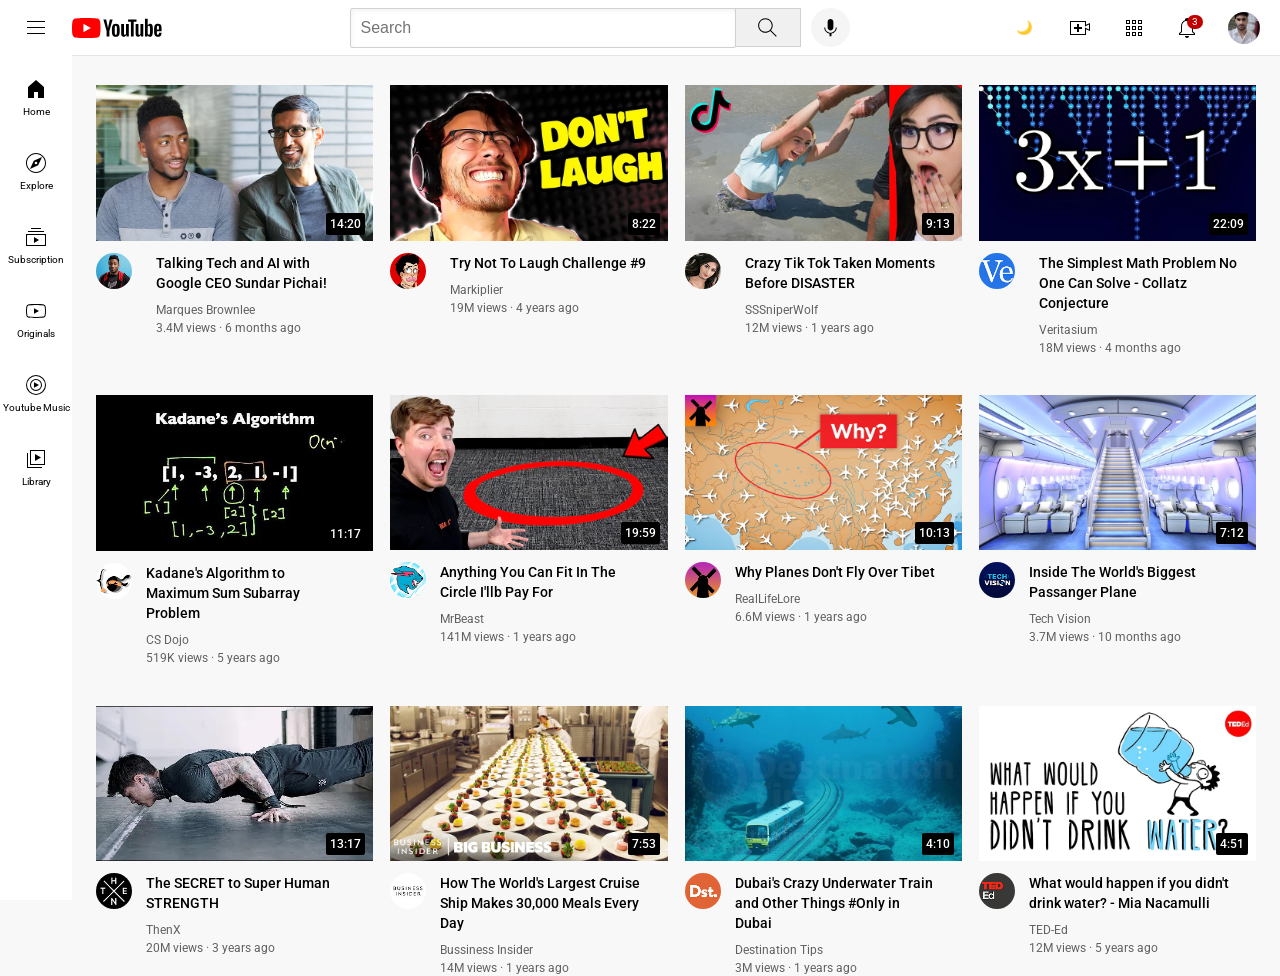
<file: index.html>
<!DOCTYPE html>
<html>

<head>
    <title>YouTube.com Clone</title>

    <link rel="preconnect" href="https://fonts.googleapis.com">
    <link rel="preconnect" href="https://fonts.gstatic.com" crossorigin>
    <link href="https://fonts.googleapis.com/css2?family=Roboto:ital,wght@0,100..900;1,100..900&display=swap"
        rel="stylesheet">
    <link rel="stylesheet" href="youtube-styles/general.css">
    <link rel="stylesheet" href="youtube-styles/header.css">
    <link rel="stylesheet" href="youtube-styles/video.css">
    <link rel="stylesheet" href="youtube-styles/sidebar.css">
    <style>

    </style>
</head>

<body>
    <header class="header">
        <div class="left-section">
            <img class="hamburger-menu" src="icons/hamburger-menu.svg">
            <img class="youtube-logo" src="icons/youtube-logo.svg">
        </div>

        <div class="middle-section">

            <input class="search-bar" type="text" placeholder="Search">
            <button class="search-button">
                <img class="search-icon" src="icons/search.svg">
                <div class="tooltip">Search</div>
            </button>
            <button class="voice-search-button">
                <img class="voice-search-icon" src="icons/voice-search-icon.svg">
                <div class="tooltip">Voice</div>
            </button>
        </div>

        <div class="right-section">

            <button id="darkToggle" class="dark-button">&#127769;
                <div class="tooltip">Dark Mode</div>
            </button>


            <div class="upload-icon-container">
                <img class="upload-icon" src="icons/upload.svg">
                <div class="tooltip">Create</div>
            </div>
            <div class="upload-icon-container">
                <img class="youtube-apps-icon" src="icons/youtube-apps.svg">
                <div class="tooltip">YouTube Apps</div>
            </div>

            <div class="notifications-icon-container">
                <img class="notifications-icon" src="icons/notifications.svg">
                <div class="notifications-count">3</div>
                <div class="tooltip">Notifications</div>
            </div>
            <img class="current-user-picture" src="channel-pictures/my-channel.jpg">
        </div>

    </header>


    <nav class="sidebar">

        <div class="sidebar-link">
            <img class="sidebar-link-pic" src="icons/home.svg">
            <div>Home</div>
        </div>
        <div class="sidebar-link">
            <img class="sidebar-link-pic" src="icons/explore.svg">
            <div>Explore</div>
        </div>
        <div class="sidebar-link">
            <img class="sidebar-link-pic" src="icons/subscriptions.svg">
            <div>Subscription</div>
        </div>
        <div class="sidebar-link">
            <img class="sidebar-link-pic" src="icons/originals.svg">
            <div>Originals</div>
        </div>
        <div class="sidebar-link">
            <img class="sidebar-link-pic" src="icons/youtube-music.svg">
            <div>Youtube Music</div>
        </div>
        <div class="sidebar-link">
            <img class="sidebar-link-pic" src="icons/library.svg">
            <div>Library</div>
        </div>

    </nav>

    <!--sematic elements(<header>, <nav>, <main>, <section> : same as <div> but have a meaning to screen reader)-->
    <main>
        <section class="video-grid">

            <div class="video-preview">
                <div class="thumbnail-row">
                    <a href="https://www.youtube.com/watch?v=n2RNcPRtAiY">
                        <img class="thumbnail" src="thumbnails/thumbnail-1.webp">
                        <div class="video-time">14:20</div>
                    </a>
                </div>
                <div class="video-info-grid">
                    <div class="channel-picture">
                        <div class="profile-picture-container">
                            <a href="https://www.youtube.com/watch?v=n2RNcPRtAiY" target="_blank">
                                <img class="profile-picture" src="channel-pictures/channel-1.jpeg">
                            </a>
                            <div class="channel-tooltips">
                                <img class="channel-tooltips-picture" src="channel-pictures/channel-1.jpeg">
                                <div>
                                    <div class="channel-tooltips-name">
                                        Marques Brownlee
                                    </div>
                                    <div class="channel-tooltips-stats">
                                        30M subscribers
                                    </div>
                                </div>
                            </div>
                        </div>
                    </div>
                    <div class="video-info">
                        <p class="video-title">
                            <a href="https://www.youtube.com/watch?v=n2RNcPRtAiY">Talking Tech and AI with Google CEO
                                Sundar
                                Pichai!</a>
                        </p>
                        <p class="video-author">
                            <a href="https://www.youtube.com/watch?v=n2RNcPRtAiY">Marques Brownlee</a>
                        </p>
                        <p class="video-stats">
                            3.4M views &#183; 6 months ago
                        </p>
                    </div>
                </div>
            </div>


            <div class="video-preview">
                <div class="thumbnail-row">
                    <a href="https://www.youtube.com/watch?v=mP0RAo9SKZk">
                        <img class="thumbnail" src="thumbnails/thumbnail-2.webp">
                        <div class="video-time">8:22</div>
                    </a>
                </div>
                <div class="video-info-grid">
                    <div class="channel-picture">
                        <div class="profile-picture-container">
                            <a href="https://www.youtube.com/watch?v=mP0RAo9SKZk">
                                <img class="profile-picture" src="channel-pictures/channel-2.jpeg">
                            </a>
                            <div class="channel-tooltips">
                                <img class="channel-tooltips-picture" src="channel-pictures/channel-2.jpeg">
                                <div>
                                    <div class="channel-tooltips-name">
                                        Markpileer
                                    </div>
                                    <div class="channel-tooltips-stats">
                                        30M subscribers
                                    </div>
                                </div>
                            </div>
                        </div>
                    </div>
                    <div class="video-info">
                        <p class="video-title">
                            <a href="https://www.youtube.com/watch?v=mP0RAo9SKZk">Try Not To Laugh Challenge #9</a>
                        </p>
                        <p class="video-author">
                            <a href="https://www.youtube.com/watch?v=mP0RAo9SKZk">Markiplier</a>
                        </p>
                        <p class="video-stats">
                            19M views &#183; 4 years ago
                        </p>
                    </div>
                </div>
            </div>


            <div class="video-preview">
                <div class="thumbnail-row">
                    <a href="https://www.youtube.com/watch?v=FgjPQQeTh1w">
                        <img class="thumbnail" src="thumbnails/thumbnail-3.webp">
                        <div class="video-time">9:13</div>
                    </a>
                </div>
                <div class="video-info-grid">
                    <div class="channel-picture">
                        <div class="profile-picture-container">
                            <a href="https://www.youtube.com/watch?v=FgjPQQeTh1w" target="_blank">
                                <img class="profile-picture" src="channel-pictures/channel-3.jpeg">
                            </a>
                            <div class="channel-tooltips">
                                <img class="channel-tooltips-picture" src="channel-pictures/channel-3.jpeg">
                                <div>
                                    <div class="channel-tooltips-name\">
                                        SSSniperWolf
                                    </div>
                                    <div class="channel-tooltips-stats">
                                        5M subscribers
                                    </div>
                                </div>
                            </div>
                        </div>
                    </div>
                    <div class="video-info">
                        <p class="video-title">
                            <a href="https://www.youtube.com/watch?v=FgjPQQeTh1w">Crazy Tik Tok Taken Moments Before
                                DISASTER</a>
                        </p>
                        <p class="video-author">
                            <a href="https://www.youtube.com/watch?v=FgjPQQeTh1w">SSSniperWolf</a>
                        </p>
                        <p class="video-stats">
                            12M views &#183; 1 years ago
                        </p>
                    </div>
                </div>
            </div>


            <div class="video-preview">
                <div class="thumbnail-row">
                    <a href="https://www.youtube.com/watch?v=094y1Z2wpJg">
                        <img class="thumbnail" src="thumbnails/thumbnail-4.webp">
                        <div class="video-time">22:09</div>
                    </a>
                </div>
                <div class="video-info-grid">
                    <div class="channel-picture">
                        <div class="profile-picture-container">
                            <a href="https://www.youtube.com/watch?v=094y1Z2wpJg">
                                <img class="profile-picture" src="channel-pictures/channel-4.jpeg">
                            </a>
                            <div class="channel-tooltips">
                                <img class="channel-tooltips-picture" src="channel-pictures/channel-4.jpeg">
                                <div>
                                    <div class="channel-tooltips-name">
                                        Veritasium
                                    </div>
                                    <div class="channel-tooltips-stats">
                                        18M subscribers
                                    </div>
                                </div>
                            </div>

                        </div>
                    </div>
                    <div class="video-info">
                        <p class="video-title">
                            <a href="https://www.youtube.com/watch?v=094y1Z2wpJg">
                            The Simplest Math Problem No One Can Solve - Collatz Conjecture</a>
                        </p>
                        <p class="video-author">
                            <a href="https://www.youtube.com/watch?v=094y1Z2wpJg">Veritasium</a>
                        </p>
                        <p class="video-stats">
                            18M views &#183; 4 months ago
                        </p>
                    </div>
                </div>
            </div>


            <div class="video-preview">
                <div class="thumbnail-row">
                    <img class="thumbnail" src="thumbnails/thumbnail-5.webp">
                    <div class="video-time">11:17</div>
                </div>
                <div>
                    <div class="channel-picture">
                        <img class="profile-picture" src="channel-pictures/channel-5.jpeg">
                    </div>
                    <div class="video-info">
                        <p class="video-title">
                            Kadane's Algorithm to Maximum Sum Subarray Problem
                        </p>
                        <p class="video-author">
                            CS Dojo
                        </p>
                        <p class="video-stats">
                            519K views &#183; 5 years ago
                        </p>
                    </div>
                </div>
            </div>


            <div class="video-preview">
                <div class="thumbnail-row">
                    <img class="thumbnail" src="thumbnails/thumbnail-6.webp">
                    <div class="video-time">19:59</div>
                </div>
                <div>
                    <div class="channel-picture">
                        <img class="profile-picture" src="channel-pictures/channel-6.jpeg">
                    </div>
                    <div class="video-info">
                        <p class="video-title">
                            Anything You Can Fit In The Circle I'llb Pay For
                        </p>
                        <p class="video-author">
                            MrBeast
                        </p>
                        <p class="video-stats">
                            141M views &#183; 1 years ago
                        </p>
                    </div>
                </div>
            </div>


            <div class="video-preview">
                <div class="thumbnail-row">
                    <img class="thumbnail" src="thumbnails/thumbnail-7.webp">
                    <div class="video-time">10:13</div>
                </div>
                <div>
                    <div class="channel-picture">
                        <img class="profile-picture" src="channel-pictures/channel-7.jpeg">
                    </div>
                    <div class="video-info">
                        <p class="video-title">
                            Why Planes Don't Fly Over Tibet
                        </p>
                        <p class="video-author">
                            RealLifeLore
                        </p>
                        <p class="video-stats">
                            6.6M views &#183; 1 years ago
                        </p>
                    </div>
                </div>
            </div>


            <div class="video-preview">
                <div class="thumbnail-row">
                    <img class="thumbnail" src="thumbnails/thumbnail-8.webp">
                    <div class="video-time">7:12</div>
                </div>
                <div>
                    <div class="channel-picture">
                        <img class="profile-picture" src="channel-pictures/channel-8.jpeg">
                    </div>
                    <div class="video-info">
                        <p class="video-title">
                            Inside The World's Biggest Passanger Plane
                        </p>
                        <p class="video-author">
                            Tech Vision
                        </p>
                        <p class="video-stats">
                            3.7M views &#183; 10 months ago
                        </p>
                    </div>
                </div>
            </div>


            <div class="video-preview">
                <div class="thumbnail-row">
                    <img class="thumbnail" src="thumbnails/thumbnail-9.webp">
                    <div class="video-time">13:17</div>
                </div>
                <div>
                    <div class="channel-picture">
                        <img class="profile-picture" src="channel-pictures/channel-9.jpeg">
                    </div>
                    <div class="video-info">
                        <p class="video-title">
                            The SECRET to Super Human STRENGTH
                        </p>
                        <p class="video-author">
                            ThenX
                        </p>
                        <p class="video-stats">
                            20M views &#183; 3 years ago
                        </p>
                    </div>
                </div>
            </div>


            <div class="video-preview">
                <div class="thumbnail-row">
                    <img class="thumbnail" src="thumbnails/thumbnail-10.webp">
                    <div class="video-time">7:53</div>
                </div>
                <div>
                    <div class="channel-picture">
                        <img class="profile-picture" src="channel-pictures/channel-10.jpeg">
                    </div>
                    <div class="video-info">
                        <p class="video-title">
                            How The World's Largest Cruise Ship Makes 30,000 Meals
                            Every Day
                        </p>
                        <p class="video-author">
                            Bussiness Insider
                        </p>
                        <p class="video-stats">
                            14M views &#183; 1 years ago
                        </p>
                    </div>
                </div>
            </div>


            <div class="video-preview">
                <div class="thumbnail-row">
                    <img class="thumbnail" src="thumbnails/thumbnail-11.webp">
                    <div class="video-time">4:10</div>
                </div>
                <div>
                    <div class="channel-picture">
                        <img class="profile-picture" src="channel-pictures/channel-11.jpeg">
                    </div>
                    <div class="video-info">
                        <p class="video-title">
                            Dubai's Crazy Underwater Train and Other Things #Only in Dubai
                        </p>
                        <p class="video-author">
                            Destination Tips
                        </p>
                        <p class="video-stats">
                            3M views &#183; 1 years ago
                        </p>
                    </div>
                </div>
            </div>


            <div class="video-preview">
                <div class="thumbnail-row">
                    <img class="thumbnail" src="thumbnails/thumbnail-12.webp">
                    <div class="video-time">4:51</div>
                </div>
                <div>
                    <div class="channel-picture">
                        <img class="profile-picture" src="channel-pictures/channel-12.jpeg">
                    </div>
                    <div class="video-info">
                        <p class="video-title">
                            What would happen if you didn't drink water? - Mia Nacamulli
                        </p>
                        <p class="video-author">
                            TED-Ed
                        </p>
                        <p class="video-stats">
                            12M views &#183; 5 years ago
                        </p>
                    </div>
                </div>
            </div>

        </section>
    </main>
    <script src="script.js"></script>
</body>

</html>
</file>
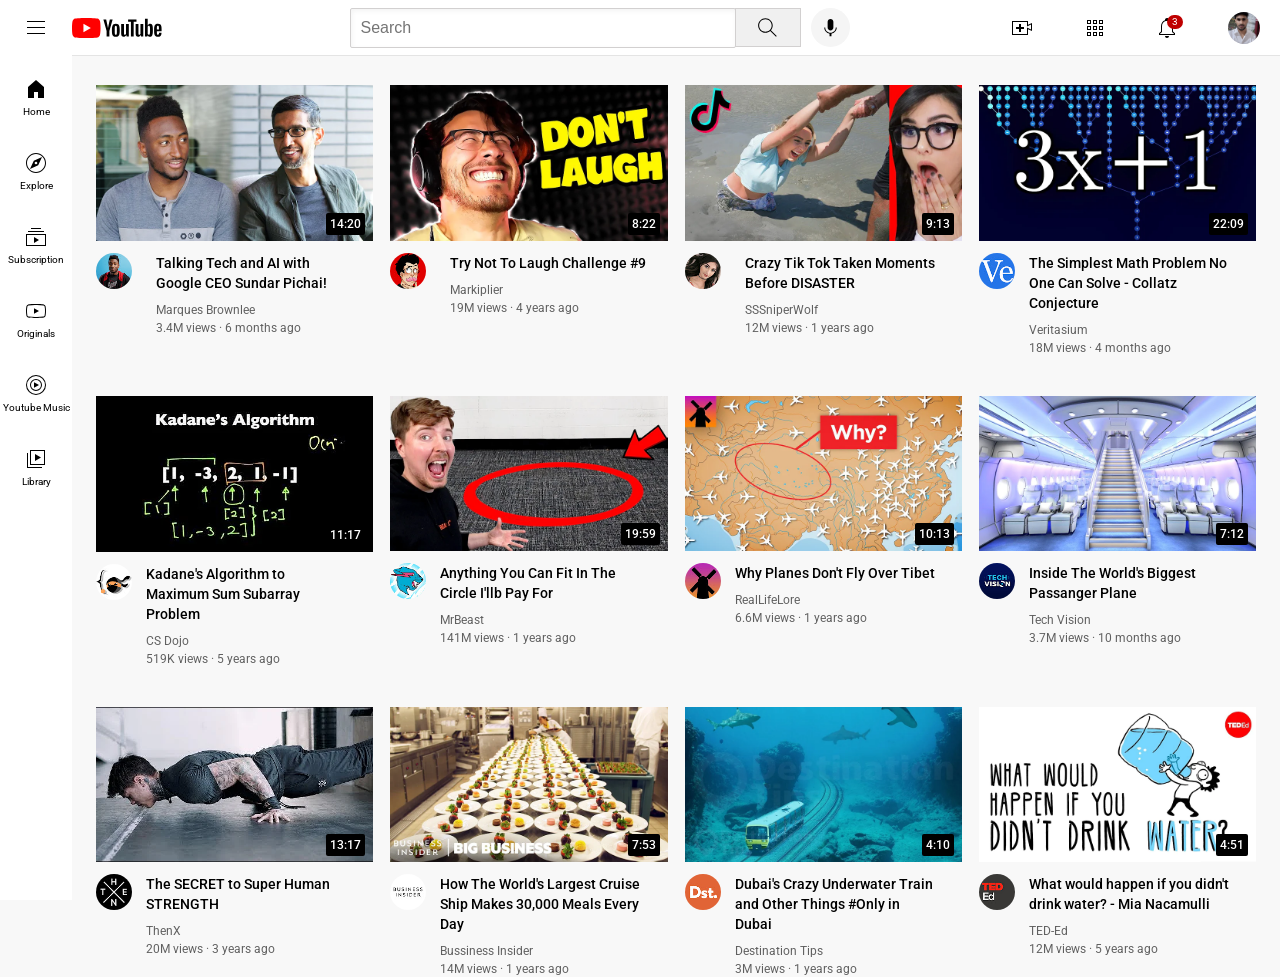
<file: youtube.html>
<!DOCTYPE html>
<html>

<head>
    <title>YouTube.com Clone</title>

    <link rel="preconnect" href="https://fonts.googleapis.com">
    <link rel="preconnect" href="https://fonts.gstatic.com" crossorigin>
    <link href="https://fonts.googleapis.com/css2?family=Roboto:ital,wght@0,100..900;1,100..900&display=swap"
        rel="stylesheet">
    <link rel="stylesheet" href="youtube-styles/general.css">
    <link rel="stylesheet" href="youtube-styles/header.css">
    <link rel="stylesheet" href="youtube-styles/video.css">
    <link rel="stylesheet" href="youtube-styles/sidebar.css">
    <style>

    </style>
</head>

<body>
    <header class="header">
        <div class="left-section">
            <img class="hamburger-menu" src="icons/hamburger-menu.svg">
            <img class="youtube-logo" src="icons/youtube-logo.svg">
        </div>

        <div class="middle-section">
            <input class="search-bar" type="text" placeholder="Search">
            <button class="search-button">
                <img class="search-icon" src="icons/search.svg">
                <div class="tooltip">Search</div>
            </button>
            <button class="voice-search-button">
                <img class="voice-search-icon" src="icons/voice-search-icon.svg">
                <div class="tooltip">Voice</div>
            </button>
        </div>

        <div class="right-section">
            <div class="upload-icon-container">
                <img class="upload-icon" src="icons/upload.svg">
                <div class="tooltip">Create</div>
            </div>
            <div class="upload-icon-container">
                <img class="youtube-apps-icon" src="icons/youtube-apps.svg">
                <div class="tooltip">YouTube Apps</div>
            </div>

            <div class="notifications-icon-container">
                <img class="notifications-icon" src="icons/notifications.svg">
                <div class="notifications-count">3</div>
                <div class="tooltip">Notifications</div>
            </div>
            <img class="current-user-picture" src="channel-pictures/my-channel.jpg">
        </div>

    </header>


    <nav class="sidebar">

        <div class="sidebar-link">
            <img class="sidebar-link-pic" src="icons/home.svg">
            <div>Home</div>
        </div>
        <div class="sidebar-link">
            <img class="sidebar-link-pic" src="icons/explore.svg">
            <div>Explore</div>
        </div>
        <div class="sidebar-link">
            <img class="sidebar-link-pic" src="icons/subscriptions.svg">
            <div>Subscription</div>
        </div>
        <div class="sidebar-link">
            <img class="sidebar-link-pic" src="icons/originals.svg">
            <div>Originals</div>
        </div>
        <div class="sidebar-link">
            <img class="sidebar-link-pic" src="icons/youtube-music.svg">
            <div>Youtube Music</div>
        </div>
        <div class="sidebar-link">
            <img class="sidebar-link-pic" src="icons/library.svg">
            <div>Library</div>
        </div>

    </nav>

<!--sematic elements(<header>, <nav>, <main>, <section> : same as <div> but have a meaning to screen reader)-->
    <main>
        <section class="video-grid">

            <div class="video-preview">
                <div class="thumbnail-row">
                    <a href="https://www.youtube.com/watch?v=n2RNcPRtAiY">
                        <img class="thumbnail" src="thumbnails/thumbnail-1.webp">
                        <div class="video-time">14:20</div>
                    </a>
                </div>
                <div class="video-info-grid">
                    <div class="channel-picture">
                        <div class="profile-picture-container">
                            <a href="https://www.youtube.com/watch?v=n2RNcPRtAiY" target="_blank">
                                <img class="profile-picture" src="channel-pictures/channel-1.jpeg">
                            </a>
                            <div class="channel-tooltips">
                                <img class="channel-tooltips-picture" src="channel-pictures/channel-1.jpeg">
                                <div>
                                    <div class="channel-tooltips-name">
                                        Marques Brownlee
                                    </div>
                                    <div class="channel-tooltips-stats">
                                        30M subscribers
                                    </div>
                                </div>
                            </div>
                        </div>
                    </div>
                    <div class="video-info">
                        <p class="video-title">
                            <a href="https://www.youtube.com/watch?v=n2RNcPRtAiY">Talking Tech and AI with Google CEO
                                Sundar
                                Pichai!</a>
                        </p>
                        <p class="video-author">
                            <a href="https://www.youtube.com/watch?v=n2RNcPRtAiY">Marques Brownlee</a>
                        </p>
                        <p class="video-stats">
                            3.4M views &#183; 6 months ago
                        </p>
                    </div>
                </div>
            </div>


            <div class="video-preview">
                <div class="thumbnail-row">
                    <a href="https://www.youtube.com/watch?v=mP0RAo9SKZk">
                        <img class="thumbnail" src="thumbnails/thumbnail-2.webp">
                        <div class="video-time">8:22</div>
                    </a>
                </div>
                <div class="video-info-grid">
                    <div class="channel-picture">
                        <div class="profile-picture-container">
                            <a href="https://www.youtube.com/watch?v=mP0RAo9SKZk">
                                <img class="profile-picture" src="channel-pictures/channel-2.jpeg">
                            </a>
                            <div class="channel-tooltips">
                                <img class="channel-tooltips-picture" src="channel-pictures/channel-2.jpeg">
                                <div>
                                    <div class="channel-tooltips-name">
                                        Markpileer
                                    </div>
                                    <div class="channel-tooltips-stats">
                                        30M subscribers
                                    </div>
                                </div>
                            </div>
                        </div>
                    </div>
                    <div class="video-info">
                        <p class="video-title">
                            <a href="https://www.youtube.com/watch?v=mP0RAo9SKZk">Try Not To Laugh Challenge #9</a>
                        </p>
                        <p class="video-author">
                            <a href="https://www.youtube.com/watch?v=mP0RAo9SKZk">Markiplier</a>
                        </p>
                        <p class="video-stats">
                            19M views &#183; 4 years ago
                        </p>
                    </div>
                </div>
            </div>


            <div class="video-preview">
                <div class="thumbnail-row">
                    <img class="thumbnail" src="thumbnails/thumbnail-3.webp">
                    <div class="video-time">9:13</div>
                </div>
                <div class="video-info-grid">
                    <div class="channel-picture">
                        <div class="profile-picture-container">
                            <a href="https://www.youtube.com/watch?v=FgjPQQeTh1w" target="_blank">
                                <img class="profile-picture" src="channel-pictures/channel-3.jpeg">
                            </a>
                            <div class="channel-tooltips">
                                <img class="channel-tooltips-picture" src="channel-pictures/channel-3.jpeg">
                                <div>
                                    <div class="channel-tooltips-name\">
                                        SSSniperWolf
                                    </div>
                                    <div class="channel-tooltips-stats">
                                        5M subscribers
                                    </div>
                                </div>
                            </div>
                        </div>
                    </div>
                    <div class="video-info">
                        <p class="video-title">
                            Crazy Tik Tok Taken Moments Before DISASTER
                        </p>
                        <p class="video-author">
                            SSSniperWolf
                        </p>
                        <p class="video-stats">
                            12M views &#183; 1 years ago
                        </p>
                    </div>
                </div>
            </div>


            <div class="video-preview">
                <div class="thumbnail-row">
                    <img class="thumbnail" src="thumbnails/thumbnail-4.webp">
                    <div class="video-time">22:09</div>
                </div>
                <div>
                    <div class="channel-picture">
                        <img class="profile-picture" src="channel-pictures/channel-4.jpeg">
                    </div>
                    <div class="video-info">
                        <p class="video-title">
                            The Simplest Math Problem No One Can Solve - Collatz Conjecture
                        </p>
                        <p class="video-author">
                            Veritasium
                        </p>
                        <p class="video-stats">
                            18M views &#183; 4 months ago
                        </p>
                    </div>
                </div>
            </div>


            <div class="video-preview">
                <div class="thumbnail-row">
                    <img class="thumbnail" src="thumbnails/thumbnail-5.webp">
                    <div class="video-time">11:17</div>
                </div>
                <div>
                    <div class="channel-picture">
                        <img class="profile-picture" src="channel-pictures/channel-5.jpeg">
                    </div>
                    <div class="video-info">
                        <p class="video-title">
                            Kadane's Algorithm to Maximum Sum Subarray Problem
                        </p>
                        <p class="video-author">
                            CS Dojo
                        </p>
                        <p class="video-stats">
                            519K views &#183; 5 years ago
                        </p>
                    </div>
                </div>
            </div>


            <div class="video-preview">
                <div class="thumbnail-row">
                    <img class="thumbnail" src="thumbnails/thumbnail-6.webp">
                    <div class="video-time">19:59</div>
                </div>
                <div>
                    <div class="channel-picture">
                        <img class="profile-picture" src="channel-pictures/channel-6.jpeg">
                    </div>
                    <div class="video-info">
                        <p class="video-title">
                            Anything You Can Fit In The Circle I'llb Pay For
                        </p>
                        <p class="video-author">
                            MrBeast
                        </p>
                        <p class="video-stats">
                            141M views &#183; 1 years ago
                        </p>
                    </div>
                </div>
            </div>


            <div class="video-preview">
                <div class="thumbnail-row">
                    <img class="thumbnail" src="thumbnails/thumbnail-7.webp">
                    <div class="video-time">10:13</div>
                </div>
                <div>
                    <div class="channel-picture">
                        <img class="profile-picture" src="channel-pictures/channel-7.jpeg">
                    </div>
                    <div class="video-info">
                        <p class="video-title">
                            Why Planes Don't Fly Over Tibet
                        </p>
                        <p class="video-author">
                            RealLifeLore
                        </p>
                        <p class="video-stats">
                            6.6M views &#183; 1 years ago
                        </p>
                    </div>
                </div>
            </div>


            <div class="video-preview">
                <div class="thumbnail-row">
                    <img class="thumbnail" src="thumbnails/thumbnail-8.webp">
                    <div class="video-time">7:12</div>
                </div>
                <div>
                    <div class="channel-picture">
                        <img class="profile-picture" src="channel-pictures/channel-8.jpeg">
                    </div>
                    <div class="video-info">
                        <p class="video-title">
                            Inside The World's Biggest Passanger Plane
                        </p>
                        <p class="video-author">
                            Tech Vision
                        </p>
                        <p class="video-stats">
                            3.7M views &#183; 10 months ago
                        </p>
                    </div>
                </div>
            </div>


            <div class="video-preview">
                <div class="thumbnail-row">
                    <img class="thumbnail" src="thumbnails/thumbnail-9.webp">
                    <div class="video-time">13:17</div>
                </div>
                <div>
                    <div class="channel-picture">
                        <img class="profile-picture" src="channel-pictures/channel-9.jpeg">
                    </div>
                    <div class="video-info">
                        <p class="video-title">
                            The SECRET to Super Human STRENGTH
                        </p>
                        <p class="video-author">
                            ThenX
                        </p>
                        <p class="video-stats">
                            20M views &#183; 3 years ago
                        </p>
                    </div>
                </div>
            </div>


            <div class="video-preview">
                <div class="thumbnail-row">
                    <img class="thumbnail" src="thumbnails/thumbnail-10.webp">
                    <div class="video-time">7:53</div>
                </div>
                <div>
                    <div class="channel-picture">
                        <img class="profile-picture" src="channel-pictures/channel-10.jpeg">
                    </div>
                    <div class="video-info">
                        <p class="video-title">
                            How The World's Largest Cruise Ship Makes 30,000 Meals
                            Every Day
                        </p>
                        <p class="video-author">
                            Bussiness Insider
                        </p>
                        <p class="video-stats">
                            14M views &#183; 1 years ago
                        </p>
                    </div>
                </div>
            </div>


            <div class="video-preview">
                <div class="thumbnail-row">
                    <img class="thumbnail" src="thumbnails/thumbnail-11.webp">
                    <div class="video-time">4:10</div>
                </div>
                <div>
                    <div class="channel-picture">
                        <img class="profile-picture" src="channel-pictures/channel-11.jpeg">
                    </div>
                    <div class="video-info">
                        <p class="video-title">
                            Dubai's Crazy Underwater Train and Other Things #Only in Dubai
                        </p>
                        <p class="video-author">
                            Destination Tips
                        </p>
                        <p class="video-stats">
                            3M views &#183; 1 years ago
                        </p>
                    </div>
                </div>
            </div>


            <div class="video-preview">
                <div class="thumbnail-row">
                    <img class="thumbnail" src="thumbnails/thumbnail-12.webp">
                    <div class="video-time">4:51</div>
                </div>
                <div>
                    <div class="channel-picture">
                        <img class="profile-picture" src="channel-pictures/channel-12.jpeg">
                    </div>
                    <div class="video-info">
                        <p class="video-title">
                            What would happen if you didn't drink water? - Mia Nacamulli
                        </p>
                        <p class="video-author">
                            TED-Ed
                        </p>
                        <p class="video-stats">
                            12M views &#183; 5 years ago
                        </p>
                    </div>
                </div>
            </div>

        </section>
    </main>
</body>
</html>
</file>
<file: youtube-styles/general.css>
p { 
    margin-top: 0;
    margin-bottom: 0;
}

a {
    color: inherit;
    text-decoration: none;
}

body{
    font-family: Roboto,Arial;
    background-color: rgb(248, 248, 248);
    margin: 0;
    padding-top: 85px;
    padding-left: 96px;
    padding-right: 24px;
}

body.dark {
    background-color: #0f0f0f;
    color: white;
}

body.dark .header, body.dark .sidebar{
    background: #0f0f0f;
    border-color: #303030;
}

body.dark .sidebar-item:hover {
    background: #272727;
}

body.dark .channel-name, body.dark .meta {
    color: #aaa;
}
/*removing blue lines under thumbnail section*/


a:hover img{
    opacity: 0.9;
    transform: scale(1.03);
    transition: 0.2s;
}
</file>
<file: youtube-styles/header.css>
.header{
    height: 55px;

    display: flex;
    flex-direction: row;
    justify-content: space-between;

    position: fixed;
    top: 0;
    left: 0;
    right: 0;
    z-index: 100;

    background-color: white;
    border-bottom-width: 1px;
    border-bottom-style: solid;
    border-bottom-color: rgb(228, 228, 228);
}

.left-section{
    display: flex;
    align-items: center;
}

.hamburger-menu{
    height: 24px;
    margin-left: 24px;
    margin-right: 24px;
}

.youtube-logo{
    height: 20px;
}

.middle-section{
    flex: 1;
    margin-left: 62px;
    margin-right: 35px;
    max-width: 500px;
    display: flex;
    align-items: center;
}

.search-bar{
    flex: 1;
    height: 36px;
    border-radius: 2px;
    border: 1px solid rgb(210, 208, 208);
    box-shadow: inset 1px 2px 5px rgba(0, 0, 0, 0.05);
    padding-left: 10px;
    font-size: 16px;
    width: 0;
}

.search-bar::placeholder{
    font-size: 16px;
}

.search-button{
    height: 39px;
    width: 66px;   
    background-color: rgb(240, 240, 240);
    border-width: 1px;
    border-style: solid;
    border-color: rgb(210, 208, 208);
    margin-left: -1px;
    margin-right: 10px;
} 


.search-button,
.voice-search-button,
.upload-icon-container,
.notifications-icon-container,
.dark-button{
    display: flex;
    justify-content: center;
    align-items: center;
    position: relative;
    white-space: nowrap;
}

.search-button .tooltip,
.voice-search-button .tooltip,
.upload-icon-container .tooltip,
.notifications-icon-container .tooltip,
.dark-button .tooltip{
    position: absolute;
    background-color: gray;
    color: white;
    padding-top: 4px;
    padding-bottom: 4px;
    padding-left: 8px;
    padding-right: 8px;
    border-radius: 2px;
    font-size: 12px;
    bottom: -30px;
    opacity: 0;
    transition: opacity 0.15s;
    pointer-events: none;
}

.search-button:hover .tooltip,
.voice-search-button:hover .tooltip,
.upload-icon-container:hover .tooltip,
.notifications-icon-container:hover .tooltip,
.dark-button:hover .tooltip{
    opacity: 1;
}

.search-icon{
    height: 25px;
}


.voice-search-button{
    width: 39px;
    height: 39px;
    border-radius: 20px;
    border: none;
    background-color: rgb(245, 245, 245);
}

.voice-search-icon{
    height: 23px;
}

.right-section{
    width: 200px;
    margin-right: 20px;
    display: flex;
    align-items: center;
    justify-content: space-between;
    flex-shrink: 0;
}

.dark-button{
    border: none;
    background: none;
    height: 24px;
}

.upload-icon{
    height: 24px;
}

.youtube-apps-icon{
    height:24px;
}

.notifications-icon{
    height: 24px;
}

.notifications-icon-container{
    position: relative;
}

.notifications-count{
    position: absolute;
    top: -1px;
    right: -4px;
    background-color: rgb(191, 0, 0);
    color: white;
    font-size: 10px;
    padding-left: 5px;
    padding-right: 5px;
    padding-top: 1px;
    padding-bottom: 2px;
    border-radius: 12px;
}

.current-user-picture{
    height: 32px;
    width: 32px;
    border-radius: 16px;
    object-fit: cover;
    object-position: center;
}

@media(min-width: 1200px) {
    .right-section{
        width: 250px;
    }
    
}
</file>
<file: youtube-styles/video.css>
.thumbnail {
    width: 100%;
}


.video-title {
    margin-top: 0;
    font-size: 14px;
    font-weight: 500;
    line-height: 20px;
    margin-bottom: 10px;
}

.video-info-grid {
    display: grid;
    grid-template-columns: 50px 1fr;
}

.channel-picture {
    display: inline-block;
    vertical-align: top;
}

.video-info {
    display: inline-block;
    width: 200px;
    padding-left: 10px;
}

.profile-picture {
    width: 36px;
    border-radius: 50px;
}

.thumbnail-row {
    margin-bottom: 8px;
    position: relative;
}

.video-author,
.video-stats {
    font-size: 12px;
    color: rgb(96, 96, 96);
}

.video-author {
    margin-bottom: 4px;
}

.video-grid {
    display: grid;
    grid-template-columns: 1fr 1fr 1fr;
    column-gap: 17px;
    row-gap: 40px;
}

@media (max-width: 800px) {
    .video-grid{
        grid-template-columns: 1fr 1fr;
    }
}

@media (min-width: 801px) and (max-width: 1199px){
    .video-grid{
        grid-template-columns: 1fr 1fr 1fr;
    }
}

@media (min-width: 1200px){
    .video-grid{
        grid-template-columns: 1fr 1fr 1fr 1fr;
    }
}

.video-time{
    
    font-size: 12px;
    font-weight: 500;
    padding: 4px;
    border-radius: 2px;
    background-color: black;
    color: white;
    position: absolute;
    bottom: 10px;
    right: 8px;
}


.profile-picture-container{
    display: inline-block;
    position: relative;
}

.channel-tooltips{
    background-color: white;
    width: 200px;
    padding: 12px 12px;
    box-shadow: 2px 2px 2px rgba(0, 0, 0, 0.3);
    border-radius: 6px;
    position: absolute;
    top: 55px;
    z-index: 300;

    opacity: 0;
    pointer-events: none;

    display: flex;
    align-items: center;
    transition: opacity 0.15s;
}

.profile-picture-container:hover .channel-tooltips{
    opacity: 1;
}

.channel-tooltips-picture{
    width: 50px;
    height: 50px;
    border-radius: 25px;
    margin-right: 8px;
}

.channel-tooltips-name{
    font-family: Roboto, Arial;
    font-weight: bold;
    font-size: 16px;
    margin-bottom: 4px;
}

.channel-tooltips-stats{
    font-family: Roboto, Arial;
    font-size: 14px;
    color: rgb(92, 92, 92);
}
</file>
<file: youtube-styles/sidebar.css>
.sidebar{
    background-color: white;
    position: fixed;
    left: 0;
    bottom: 0;
    top: 55px;
    width: 72px;
    z-index: 200;
    padding-top: 5px;

}

.sidebar-link{
    display: flex;
    height: 74px;  
    justify-content: center;
    align-items: center;
    flex-direction: column; 
    cursor: pointer;
    

}

.sidebar-link:hover{
    background-color: rgb(235, 235, 235);
}

.sidebar-link img{
    height: 24px;
    width: 24px;
    padding-bottom: 5px;
}

.sidebar-link div{
    font-size: 10px;
}
</file>
